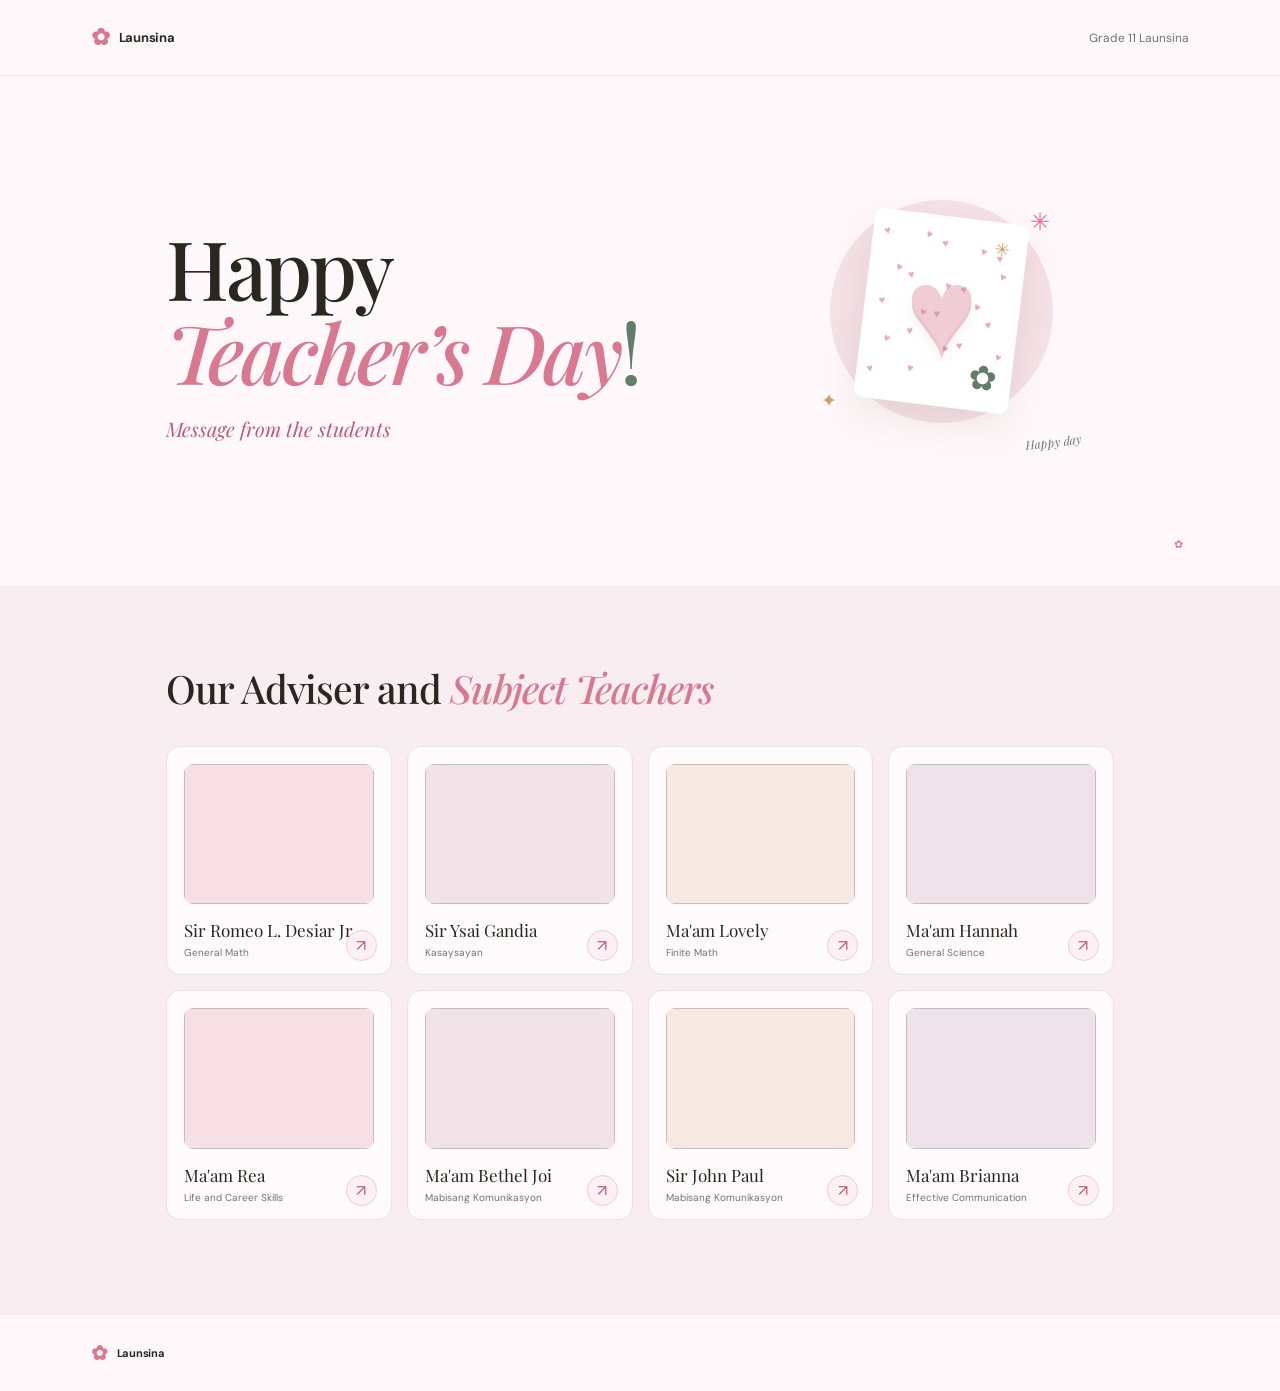
<file: index.html>
<!doctype html>
<html lang="en">
<head>
  <meta charset="utf-8">
  <meta name="viewport" content="width=device-width, initial-scale=1">
  <meta name="theme-color" content="#fffaf3">
  <meta name="description" content="A little collection of thank-you notes for the teachers who make a difference every day.">
  <title>For the Ones Who Teach — Teacher's Day</title>
  <link rel="stylesheet" href="styles.css">
</head>
<body class="home-page">
  <header class="site-header">
    <a class="brand" href="index.html" aria-label="For the Ones Who Teach home">
      <span class="brand-mark" aria-hidden="true">✿</span>
      <span>Launsina</span>
    </a>
    <span class="header-note">Grade 11 Launsina</span>
  </header>

  <main>
    <section class="hero">
      <div class="hero-copy">
        <p class="eyebrow hero-eyebrow"></p>
        <h1>Happy<br><em>Teacher’s Day</em><span class="hero-period">!</span></h1>
        <p class="hero-description hero-message">Message from the students</p>
      </div>
      <div class="hero-art" aria-label="Illustration of a flower and a thank-you note">
        <div class="art-sun"></div>
        <div class="art-card"><span class="art-card-star">✳</span><span class="art-heart-scatter" aria-hidden="true"><span>♥</span><span>♥</span><span>♥</span><span>♥</span><span>♥</span><span>♥</span><span>♥</span><span>♥</span><span>♥</span><span>♥</span><span>♥</span><span>♥</span><span>♥</span><span>♥</span><span>♥</span><span>♥</span><span>♥</span><span>♥</span><span>♥</span><span>♥</span><span>♥</span><span>♥</span></span><span class="art-card-label" aria-label="Heart">♥</span><span class="art-card-flower">✿</span></div>
        <span class="art-spark art-spark-one">✳</span>
        <span class="art-spark art-spark-two">✦</span>
        <span class="art-caption">Happy day</span>
      </div>
      <div class="hero-bottom-note"><span>✿</span></div>
    </section>

    <section class="teachers-section" id="teachers">
      <div class="section-heading">
        <div>
          <h2>Our Adviser and <em>Subject Teachers</em></h2>
        </div>
      </div>
      <div class="teacher-grid" id="teacher-grid" aria-live="polite"></div>
    </section>
  </main>

  <footer class="site-footer">
    <a class="brand footer-brand" href="index.html"><span class="brand-mark" aria-hidden="true">✿</span><span>Launsina</span></a>
  </footer>
  <script src="app.js"></script>
</body>
</html>
</file>
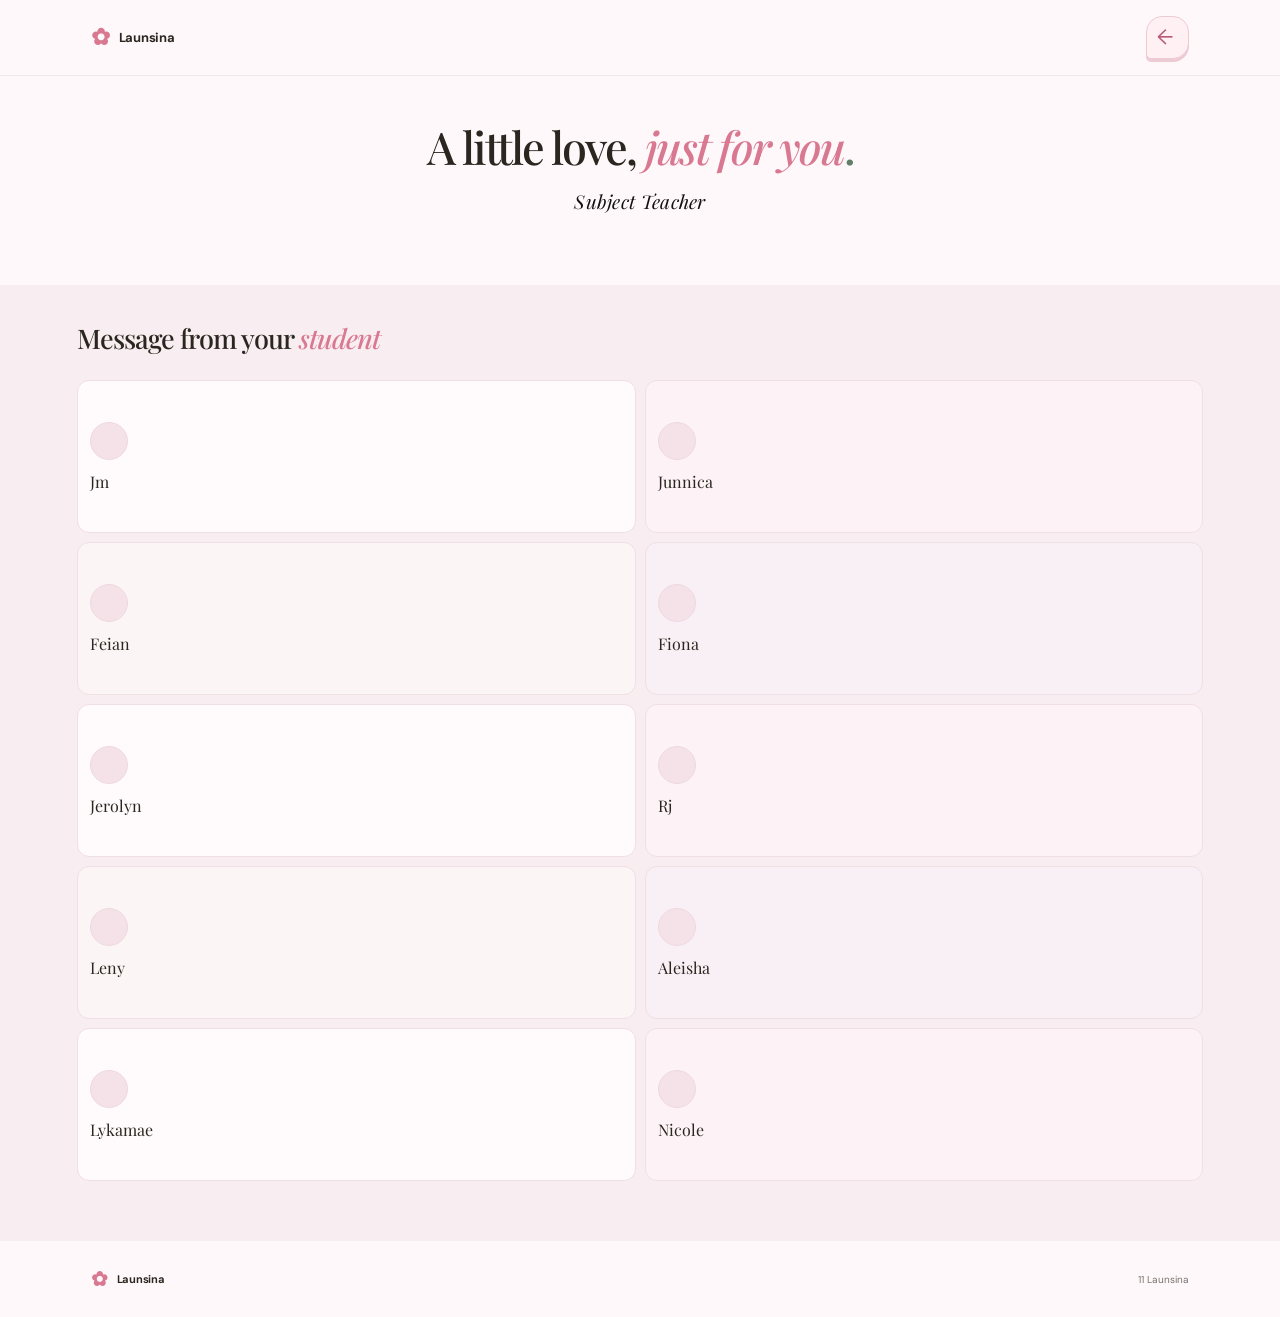
<file: messages.html>
<!doctype html>
<html lang="en">
<head>
  <meta charset="utf-8">
  <meta name="viewport" content="width=device-width, initial-scale=1">
  <meta name="theme-color" content="#fffaf3">
  <meta name="description" content="Open a little thank-you note from one of your students.">
  <title>A little note for you — Teacher's Day</title>
  <link rel="stylesheet" href="styles.css">
</head>
<body class="messages-page">
  <header class="site-header">
    <a class="brand" href="index.html" aria-label="For the Ones Who Teach home">
      <span class="brand-mark" aria-hidden="true">✿</span>
      <span>Launsina</span>
    </a>
    <a class="header-back" href="index.html" aria-label="Back to all teachers"><span aria-hidden="true">←</span></a>
  </header>

  <main class="messages-main">
    <section class="messages-intro">
      <a class="back-link" href="index.html"><span aria-hidden="true">←</span> Back to all teachers</a>
      <h1 id="teacher-title">A little love, <em>just for you</em><span class="hero-period">.</span></h1>
      <p class="hero-description messages-tagline">Adviser</p>
    </section>

    <section class="students-section" aria-label="Student messages">
      <div class="students-heading">
        <h2>Message from your <em>student</em></h2>
      </div>
      <div class="student-grid" id="student-grid"></div>
    </section>
  </main>

  <dialog class="message-dialog" id="message-dialog" aria-label="Student message">
    <button class="dialog-close" type="button" aria-label="Close message">×</button>
    <div class="dialog-flower" aria-hidden="true">✿</div>
    <p class="dialog-message" id="dialog-message"></p>
    <div class="dialog-signoff" id="dialog-signature"></div>
    <span class="dialog-spark" aria-hidden="true">✳</span>
  </dialog>

  <footer class="site-footer">
    <a class="brand footer-brand" href="index.html"><span class="brand-mark" aria-hidden="true">✿</span><span>Launsina</span></a>
    <p>11 Launsina</p>
  </footer>
  <script src="messages.js"></script>
</body>
</html>
</file>
<file: styles.css>
@import url('https://fonts.googleapis.com/css2?family=DM+Sans:wght@400;500;600;700&family=Playfair+Display:ital,wght@0,500;0,600;0,700;1,500;1,600&display=swap');

:root {
  color-scheme: light;
  --paper: #fffaf3;
  --ink: #29271f;
  --muted: #77736a;
  --coral: #dc7259;
  --coral-dark: #bb5742;
  --pink: #f4ddd5;
  --line: #eae3d8;
  --green: #617e68;
  --serif: "Playfair Display", Georgia, serif;
  --sans: "DM Sans", "Segoe UI", sans-serif;
}

.home-page {
  --paper: #fff8fa;
  --coral: #d87991;
  --coral-dark: #b85c76;
  --pink: #f4dce4;
  --line: #eddee2;
}

.messages-page {
  --paper: #fff8fa;
  --ink: #29271f;
  --muted: #77736a;
  --coral: #d87991;
  --coral-dark: #b85c76;
  --line: #eddee2;
  --green: #617e68;
}

* { box-sizing: border-box; }
html { scroll-behavior: smooth; }
body { margin: 0; background: var(--paper); color: var(--ink); font-family: var(--sans); -webkit-font-smoothing: antialiased; }
a { color: inherit; }

.site-header { height: 76px; padding: 0 7.1%; display: flex; align-items: center; justify-content: space-between; border-bottom: 1px solid rgba(90, 75, 55, .09); }
.brand { display: inline-flex; align-items: center; gap: 9px; text-decoration: none; font-size: 13px; font-weight: 700; letter-spacing: -.25px; }
.brand-mark { color: var(--coral); font-size: 23px; line-height: 1; }
.brand-light { color: var(--muted); font-weight: 400; }
.header-note, .header-back { color: var(--muted); font-size: 12px; }
.header-back { position: relative; width: 43px; height: 43px; display: grid; place-items: center; border: 1px solid #edcbd5; border-radius: 16px 16px 16px 5px; background: #fff0f4; color: var(--coral-dark); text-decoration: none; box-shadow: 0 3px 0 #edcbd5; transition: background .2s, transform .2s, box-shadow .2s; }
.header-back:hover { background: #f9e0e7; transform: translate(-2px, -2px) rotate(-5deg); box-shadow: 0 5px 0 #edcbd5; }
.header-back:hover, .back-link:hover { color: var(--coral-dark); }
.header-back span:first-child { padding: 0; margin-left: -5px; font-size: 21px; line-height: 1; }

.hero { min-height: 510px; padding: 90px 13% 80px; position: relative; display: flex; align-items: center; overflow: hidden; }
.hero-copy { width: min(510px, 58%); position: relative; z-index: 1; }
.eyebrow { margin: 0 0 19px; color: var(--coral-dark); font-size: 10px; font-weight: 700; letter-spacing: 1.8px; text-transform: uppercase; }
.eyebrow-line { display: inline-block; width: 22px; height: 1px; background: currentColor; vertical-align: middle; margin: 0 8px 3px 0; }
.hero-eyebrow { width: 100%; }
.hero-eyebrow .eyebrow-line { width: 118px; margin: 0 0 3px; }
h1, h2 { font-family: var(--serif); font-weight: 500; }
.hero h1, .messages-intro h1 { margin: 0; font-size: clamp(53px, 6.4vw, 82px); line-height: 1.02; letter-spacing: -3px; }
.hero h1 em, .section-heading h2 em, .students-heading h2 em, .messages-intro h1 em { color: var(--coral); font-weight: 500; }
.hero-period { color: var(--green); }
.hero-description { max-width: 425px; color: var(--muted); font-size: 14px; line-height: 1.85; margin: 21px 0 22px; }
.hero-message { color: var(--coral-dark); font-family: var(--serif); font-size: 20px; font-style: italic; line-height: 1.4; }
.text-link { color: var(--ink); font-size: 12px; font-weight: 700; text-decoration: none; border-bottom: 1px solid #d4b7a8; padding-bottom: 6px; }
.text-link span { color: var(--coral); margin-left: 7px; }
.hero-art { width: 280px; height: 280px; position: absolute; right: 15.5%; top: 95px; display: grid; place-items: center; }
.art-sun { width: 223px; height: 223px; border-radius: 50%; background: #f5e1e6; position: absolute; }
.art-card { z-index: 1; width: 155px; height: 190px; background: #fff; border-radius: 9px; box-shadow: 0 16px 38px #6949361b; transform: rotate(7deg); padding: 22px 19px; position: relative; display: flex; flex-direction: column; justify-content: center; overflow: hidden; }
.art-card-label { position: absolute; inset: 0; z-index: 1; display: grid; place-items: center; font-family: var(--sans); font-size: 120px; line-height: 1; color: #d87991; opacity: .38; text-shadow: 0 5px 0 #c85f7a, 0 9px 16px #a43f5b35; transform: rotate(-7deg); }
.art-heart-scatter { position: absolute; inset: 14px 10px 16px; z-index: 0; display: grid; grid-template-columns: repeat(5, 1fr); grid-template-rows: repeat(5, 1fr); place-items: center; gap: 2px 3px; color: #d87991; opacity: .6; pointer-events: none; }
.art-heart-scatter span { position: static; display: grid; place-items: center; font-size: 11px; line-height: 1; transform-origin: center; }
.art-heart-scatter span:nth-child(1) { transform: translate(-8px, -8px) rotate(-18deg); }
.art-heart-scatter span:nth-child(2) { transform: translate(6px, -9px) rotate(20deg); }
.art-heart-scatter span:nth-child(3) { transform: translate(-4px, -2px) rotate(-10deg); }
.art-heart-scatter span:nth-child(4) { transform: translate(7px, 2px) rotate(15deg); }
.art-heart-scatter span:nth-child(5) { transform: translate(-3px, 7px) rotate(-12deg); }
.art-heart-scatter span:nth-child(6) { transform: translate(8px, -5px) rotate(22deg); }
.art-heart-scatter span:nth-child(7) { transform: translate(-7px, 1px) rotate(-16deg); }
.art-heart-scatter span:nth-child(8) { transform: translate(4px, 8px) rotate(12deg); }
.art-heart-scatter span:nth-child(9) { transform: translate(-8px, 10px) rotate(-20deg); }
.art-heart-scatter span:nth-child(10) { transform: translate(2px, -7px) rotate(24deg); }
.art-heart-scatter span:nth-child(11) { transform: translate(-5px, -2px) rotate(-14deg); }
.art-heart-scatter span:nth-child(12) { transform: translate(9px, 5px) rotate(18deg); }
.art-heart-scatter span:nth-child(13) { transform: translate(-4px, 5px) rotate(-9deg); }
.art-heart-scatter span:nth-child(14) { transform: translate(7px, -6px) rotate(21deg); }
.art-heart-scatter span:nth-child(15) { transform: translate(-7px, 10px) rotate(-15deg); }
.art-heart-scatter span:nth-child(16) { transform: translate(4px, 2px) rotate(17deg); }
.art-heart-scatter span:nth-child(17) { transform: translate(-2px, -8px) rotate(-8deg); }
.art-heart-scatter span:nth-child(18) { transform: translate(8px, 6px) rotate(16deg); }
.art-heart-scatter span:nth-child(19) { transform: translate(-6px, 1px) rotate(-12deg); }
.art-heart-scatter span:nth-child(20) { transform: translate(7px, 8px) rotate(19deg); }
.art-heart-scatter span:nth-child(21) { transform: translate(-9px, 2px) rotate(-18deg); }
.art-heart-scatter span:nth-child(22) { transform: translate(3px, -3px) rotate(14deg); }
.art-card-star { position: absolute; right: 17px; top: 15px; font-size: 18px; color: #c7a568; }
.art-card-flower { color: var(--green); font-size: 34px; position: absolute; right: 15px; bottom: 11px; }
.art-spark { position: absolute; z-index: 2; color: var(--coral); }
.art-spark-one { font-size: 24px; top: 35px; right: 32px; }
.art-spark-two { font-size: 19px; bottom: 38px; left: 19px; color: #c7a568; }
.art-caption { position: absolute; right: 0; bottom: 1px; color: var(--muted); font-family: var(--serif); font-size: 12px; font-style: italic; transform: rotate(-7deg); }
.hero-bottom-note { position: absolute; right: 7.1%; bottom: 35px; color: var(--muted); font-size: 11px; }
.hero-bottom-note span { color: var(--coral); padding-right: 6px; }

.teachers-section { background: #f8edf0; padding: 76px 13% 95px; }
.section-heading { display: flex; align-items: end; justify-content: space-between; margin-bottom: 32px; }
.section-heading .eyebrow { margin-bottom: 12px; }
.section-heading h2, .students-heading h2 { margin: 0; font-size: 39px; letter-spacing: -1px; }
.section-aside { margin: 0 0 4px; color: var(--muted); font-size: 12px; line-height: 1.8; text-align: right; }
.teacher-grid { display: grid; grid-template-columns: repeat(4, 1fr); gap: 15px; }
.teacher-card { position: relative; display: block; min-width: 0; padding: 17px 17px 15px; background: #fffafb; border: 1px solid #f0dfe4; border-radius: 14px; text-decoration: none; transition: transform .2s, box-shadow .2s, border-color .2s; }
.teacher-card:hover, .teacher-card:focus-visible { transform: translateY(-4px); border-color: #dfaaba; box-shadow: 0 12px 24px #8d53620d; outline: none; }
.teacher-card::after { content: "↗"; position: absolute; right: 14px; bottom: 13px; width: 29px; height: 29px; display: grid; place-items: center; border: 1px solid #edcbd5; border-radius: 50%; background: #fff0f4; color: var(--coral-dark); font-size: 16px; transition: transform .2s, background .2s; }
.teacher-card:hover::after, .teacher-card:focus-visible::after { transform: rotate(45deg); background: #f9e0e7; }
.teacher-avatar { width: 100%; aspect-ratio: 1.35; display: block; object-fit: cover; margin-bottom: 15px; border-radius: 9px; font-family: var(--serif); font-size: 43px; color: #554637; }
.teacher-card:nth-child(4n+1) .teacher-avatar { background: #f7e0e5; color: #a95f72; }
.teacher-card:nth-child(4n+2) .teacher-avatar { background: #f1e2e8; color: #93677b; }
.teacher-card:nth-child(4n+3) .teacher-avatar { background: #f7e8e1; color: #a66f68; }
.teacher-card:nth-child(4n) .teacher-avatar { background: #eee3eb; color: #80677f; }
.teacher-name { display: block; font-family: var(--serif); font-size: 17px; }
.teacher-subject { display: block; margin-top: 5px; color: var(--muted); font-size: 10px; }

.messages-main { min-height: calc(100vh - 150px); }
.messages-intro { max-width: 810px; margin: 0 auto; padding: 48px 24px 44px; text-align: center; }
.back-link { display: none; }
.messages-intro .eyebrow { margin-top: 40px; }
.messages-intro h1 { font-size: clamp(43px, 5.3vw, 64px); letter-spacing: -2px; }
.messages-intro .hero-description { margin: 14px auto 22px; max-width: 500px; }
.messages-tagline { color: #111; font-family: var(--serif); font-size: 21px; font-style: italic; letter-spacing: .3px; }
.note-count { display: inline-flex; align-items: center; gap: 11px; padding: 10px 16px; border: 1px solid var(--line); border-radius: 9px; color: var(--muted); font-size: 11px; text-align: left; }
.note-count strong { display: block; margin-bottom: 2px; color: var(--ink); font-size: 12px; }
.count-flower { color: var(--coral); font-size: 23px; }
.students-section { padding: 42px 13% 88px; background: #f8edf0; }
.students-heading { display: flex; align-items: baseline; justify-content: space-between; margin-bottom: 24px; }
.students-heading h2 { font-size: 30px; }
.students-heading > span { color: var(--muted); font-size: 11px; }
.students-heading > span span { color: var(--coral); padding-left: 5px; }
.student-grid { display: grid; grid-template-columns: repeat(5, 1fr); gap: 12px; }
.student-card { min-height: 169px; border: 1px solid #f0dfe4; border-radius: 12px; background: #fffafb; padding: 16px 14px; text-align: left; cursor: pointer; color: var(--ink); font-family: var(--sans); transition: transform .2s, border-color .2s, box-shadow .2s; }
.student-card:hover, .student-card:focus-visible { transform: translateY(-3px); border-color: #dfaaba; box-shadow: 0 8px 18px #8d53620d; outline: none; }
.student-card:nth-child(4n+1) { background: #fffafb; }
.student-card:nth-child(4n+2) { background: #fdf3f6; }
.student-card:nth-child(4n+3) { background: #fcf5f5; }
.student-card:nth-child(4n) { background: #f9f0f5; }
.student-avatar { display: block; width: 38px; height: 38px; margin-bottom: 11px; border: 1px solid #eed9e0; border-radius: 50%; background: #f5e1e8; object-fit: cover; }
.student-number { display: flex; justify-content: space-between; align-items: center; margin-bottom: 16px; color: #a39b8f; font-size: 10px; }
.student-number span:last-child { color: var(--coral); font-size: 15px; }
.student-name { display: block; font-family: var(--serif); font-size: 16px; }
.student-prompt { display: block; margin-top: 5px; color: var(--muted); font-size: 10px; }

.message-dialog { width: min(440px, calc(100% - 32px)); padding: 47px 45px 39px; border: 1px solid #b9cdea; border-radius: 18px; background: #eaf2ff; text-align: center; color: #243a5a; box-shadow: 0 25px 80px #28201638; overflow: visible; }
.message-dialog::backdrop { background: #29251f99; backdrop-filter: blur(3px); }
.dialog-close { position: absolute; right: 13px; top: 10px; width: 34px; height: 34px; border: 0; background: transparent; color: var(--muted); font-size: 27px; cursor: pointer; }
.dialog-close:hover { color: var(--coral-dark); }
.dialog-flower { color: #4e78b5; font-size: 30px; }
.dialog-eyebrow { margin: 12px 0 5px; color: var(--muted); font-size: 10px; letter-spacing: 1.4px; text-transform: uppercase; }
.message-dialog h2 { margin: 0; font-size: 31px; }
.dialog-message { margin: 23px 0; color: #5f5a51; font-family: var(--serif); font-size: 18px; line-height: 1.75; }
.dialog-signoff { padding-top: 17px; border-top: 1px solid #c7d7ee; color: #617797; font-size: 11px; }
.dialog-signoff span:first-child { color: var(--ink); font-family: var(--serif); font-size: 14px; }
.dialog-signoff span:last-child { color: #4e78b5; padding-left: 3px; }
.dialog-spark { position: absolute; right: -14px; top: 30px; color: #7398cb; font-size: 25px; }

.site-footer { min-height: 76px; padding: 16px 7.1%; display: flex; align-items: center; justify-content: space-between; background: var(--paper); }
.footer-brand { font-size: 11px; }
.footer-brand .brand-mark { font-size: 20px; }
.site-footer > p { color: var(--muted); font-size: 10px; }
.site-footer > p span { color: var(--coral); padding-left: 3px; }

@media (max-width: 900px) {
  .hero { padding-left: 9%; padding-right: 9%; }
  .hero-art { right: 8%; transform: scale(.88); transform-origin: center right; }
  .teachers-section, .students-section { padding-left: 8%; padding-right: 8%; }
  .teacher-grid { grid-template-columns: repeat(2, 1fr); }
  .student-grid { grid-template-columns: repeat(4, 1fr); }
}

@media (max-width: 600px) {
  .site-header { height: 65px; padding: 0 6%; }
  .header-note { display: none; }
  .brand { font-size: 12px; }
  .hero { min-height: auto; padding: 65px 7% 230px; align-items: flex-start; }
  .hero-copy { width: 100%; }
  .hero h1 { font-size: 61px; }
  .hero-description { max-width: 380px; font-size: 13px; }
  .hero-message { font-size: 19px; }
  .hero-art { width: 230px; height: 220px; top: auto; bottom: 15px; right: calc(50% - 115px); transform: scale(.75); transform-origin: center; }
  .hero-bottom-note { right: 7%; bottom: 18px; font-size: 10px; }
  .teachers-section { padding: 53px 7% 65px; }
  .section-heading { align-items: flex-start; flex-direction: column; gap: 13px; }
  .section-heading h2 { font-size: 34px; }
  .section-aside { text-align: left; }
  .teacher-grid { gap: 10px; }
  .teacher-card { padding: 11px; }
  .teacher-avatar { aspect-ratio: 1.18; font-size: 36px; margin-bottom: 11px; }
  .teacher-name { font-size: 15px; }
  .teacher-card-foot { margin-top: 12px; padding-top: 9px; font-size: 9px; }
  .site-footer { padding: 14px 6%; }
  .site-footer > p { font-size: 9px; }
  .messages-intro { padding: 31px 7% 34px; }@import url('https://fonts.googleapis.com/css2?family=DM+Sans:wght@400;500;600;700&family=Playfair+Display:ital,wght@0,500;0,600;0,700;1,500;1,600&display=swap');

:root {
  color-scheme: light;
  --paper: #fffaf3;
  --ink: #29271f;
  --muted: #77736a;
  --coral: #dc7259;
  --coral-dark: #bb5742;
  --pink: #f4ddd5;
  --line: #eae3d8;
  --green: #617e68;
  --serif: "Playfair Display", Georgia, serif;
  --sans: "DM Sans", "Segoe UI", sans-serif;
}

.home-page {
  --paper: #fff8fa;
  --coral: #d87991;
  --coral-dark: #b85c76;
  --pink: #f4dce4;
  --line: #eddee2;
}

.messages-page {
  --paper: #fff8fa;
  --ink: #29271f;
  --muted: #77736a;
  --coral: #d87991;
  --coral-dark: #b85c76;
  --line: #eddee2;
  --green: #617e68;
}

* { box-sizing: border-box; }
html { scroll-behavior: smooth; }
body { margin: 0; background: var(--paper); color: var(--ink); font-family: var(--sans); -webkit-font-smoothing: antialiased; }
a { color: inherit; }

.site-header { height: 76px; padding: 0 7.1%; display: flex; align-items: center; justify-content: space-between; border-bottom: 1px solid rgba(90, 75, 55, .09); }
.brand { display: inline-flex; align-items: center; gap: 9px; text-decoration: none; font-size: 13px; font-weight: 700; letter-spacing: -.25px; }
.brand-mark { color: var(--coral); font-size: 23px; line-height: 1; }
.brand-light { color: var(--muted); font-weight: 400; }
.header-note, .header-back { color: var(--muted); font-size: 12px; }
.header-back { position: relative; width: 43px; height: 43px; display: grid; place-items: center; border: 1px solid #edcbd5; border-radius: 16px 16px 16px 5px; background: #fff0f4; color: var(--coral-dark); text-decoration: none; box-shadow: 0 3px 0 #edcbd5; transition: background .2s, transform .2s, box-shadow .2s; }
.header-back:hover { background: #f9e0e7; transform: translate(-2px, -2px) rotate(-5deg); box-shadow: 0 5px 0 #edcbd5; }
.header-back:hover, .back-link:hover { color: var(--coral-dark); }
.header-back span:first-child { padding: 0; margin-left: -5px; font-size: 21px; line-height: 1; }

.hero { min-height: 510px; padding: 90px 13% 80px; position: relative; display: flex; align-items: center; overflow: hidden; }
.hero-copy { width: min(510px, 58%); position: relative; z-index: 1; }
.eyebrow { margin: 0 0 19px; color: var(--coral-dark); font-size: 10px; font-weight: 700; letter-spacing: 1.8px; text-transform: uppercase; }
.eyebrow-line { display: inline-block; width: 22px; height: 1px; background: currentColor; vertical-align: middle; margin: 0 8px 3px 0; }
.hero-eyebrow { width: 100%; }
.hero-eyebrow .eyebrow-line { width: 118px; margin: 0 0 3px; }
h1, h2 { font-family: var(--serif); font-weight: 500; }
.hero h1, .messages-intro h1 { margin: 0; font-size: clamp(53px, 6.4vw, 82px); line-height: 1.02; letter-spacing: -3px; }
.hero h1 em, .section-heading h2 em, .students-heading h2 em, .messages-intro h1 em { color: var(--coral); font-weight: 500; }
.hero-period { color: var(--green); }
.hero-description { max-width: 425px; color: var(--muted); font-size: 14px; line-height: 1.85; margin: 21px 0 22px; }
.hero-message { color: var(--coral-dark); font-family: var(--serif); font-size: 20px; font-style: italic; line-height: 1.4; }
.text-link { color: var(--ink); font-size: 12px; font-weight: 700; text-decoration: none; border-bottom: 1px solid #d4b7a8; padding-bottom: 6px; }
.text-link span { color: var(--coral); margin-left: 7px; }
.hero-art { width: 280px; height: 280px; position: absolute; right: 15.5%; top: 95px; display: grid; place-items: center; }
.art-sun { width: 223px; height: 223px; border-radius: 50%; background: #f5e1e6; position: absolute; }
.art-card { z-index: 1; width: 155px; height: 190px; background: #fff; border-radius: 9px; box-shadow: 0 16px 38px #6949361b; transform: rotate(7deg); padding: 22px 19px; position: relative; display: flex; flex-direction: column; justify-content: center; overflow: hidden; }
.art-card-label { position: absolute; inset: 0; z-index: 1; display: grid; place-items: center; font-family: var(--sans); font-size: 120px; line-height: 1; color: #d87991; opacity: .38; text-shadow: 0 5px 0 #c85f7a, 0 9px 16px #a43f5b35; transform: rotate(-7deg); }
.art-heart-scatter { position: absolute; inset: 14px 10px 16px; z-index: 0; display: grid; grid-template-columns: repeat(5, 1fr); grid-template-rows: repeat(5, 1fr); place-items: center; gap: 2px 3px; color: #d87991; opacity: .6; pointer-events: none; }
.art-heart-scatter span { position: static; display: grid; place-items: center; font-size: 11px; line-height: 1; transform-origin: center; }
.art-heart-scatter span:nth-child(1) { transform: translate(-8px, -8px) rotate(-18deg); }
.art-heart-scatter span:nth-child(2) { transform: translate(6px, -9px) rotate(20deg); }
.art-heart-scatter span:nth-child(3) { transform: translate(-4px, -2px) rotate(-10deg); }
.art-heart-scatter span:nth-child(4) { transform: translate(7px, 2px) rotate(15deg); }
.art-heart-scatter span:nth-child(5) { transform: translate(-3px, 7px) rotate(-12deg); }
.art-heart-scatter span:nth-child(6) { transform: translate(8px, -5px) rotate(22deg); }
.art-heart-scatter span:nth-child(7) { transform: translate(-7px, 1px) rotate(-16deg); }
.art-heart-scatter span:nth-child(8) { transform: translate(4px, 8px) rotate(12deg); }
.art-heart-scatter span:nth-child(9) { transform: translate(-8px, 10px) rotate(-20deg); }
.art-heart-scatter span:nth-child(10) { transform: translate(2px, -7px) rotate(24deg); }
.art-heart-scatter span:nth-child(11) { transform: translate(-5px, -2px) rotate(-14deg); }
.art-heart-scatter span:nth-child(12) { transform: translate(9px, 5px) rotate(18deg); }
.art-heart-scatter span:nth-child(13) { transform: translate(-4px, 5px) rotate(-9deg); }
.art-heart-scatter span:nth-child(14) { transform: translate(7px, -6px) rotate(21deg); }
.art-heart-scatter span:nth-child(15) { transform: translate(-7px, 10px) rotate(-15deg); }
.art-heart-scatter span:nth-child(16) { transform: translate(4px, 2px) rotate(17deg); }
.art-heart-scatter span:nth-child(17) { transform: translate(-2px, -8px) rotate(-8deg); }
.art-heart-scatter span:nth-child(18) { transform: translate(8px, 6px) rotate(16deg); }
.art-heart-scatter span:nth-child(19) { transform: translate(-6px, 1px) rotate(-12deg); }
.art-heart-scatter span:nth-child(20) { transform: translate(7px, 8px) rotate(19deg); }
.art-heart-scatter span:nth-child(21) { transform: translate(-9px, 2px) rotate(-18deg); }
.art-heart-scatter span:nth-child(22) { transform: translate(3px, -3px) rotate(14deg); }
.art-card-star { position: absolute; right: 17px; top: 15px; font-size: 18px; color: #c7a568; }
.art-card-flower { color: var(--green); font-size: 34px; position: absolute; right: 15px; bottom: 11px; }
.art-spark { position: absolute; z-index: 2; color: var(--coral); }
.art-spark-one { font-size: 24px; top: 35px; right: 32px; }
.art-spark-two { font-size: 19px; bottom: 38px; left: 19px; color: #c7a568; }
.art-caption { position: absolute; right: 0; bottom: 1px; color: var(--muted); font-family: var(--serif); font-size: 12px; font-style: italic; transform: rotate(-7deg); }
.hero-bottom-note { position: absolute; right: 7.1%; bottom: 35px; color: var(--muted); font-size: 11px; }
.hero-bottom-note span { color: var(--coral); padding-right: 6px; }

.teachers-section { background: #f8edf0; padding: 76px 13% 95px; }
.section-heading { display: flex; align-items: end; justify-content: space-between; margin-bottom: 32px; }
.section-heading .eyebrow { margin-bottom: 12px; }
.section-heading h2, .students-heading h2 { margin: 0; font-size: 39px; letter-spacing: -1px; }
.section-aside { margin: 0 0 4px; color: var(--muted); font-size: 12px; line-height: 1.8; text-align: right; }
.teacher-grid { display: grid; grid-template-columns: repeat(4, 1fr); gap: 15px; }
.teacher-card { position: relative; display: block; min-width: 0; padding: 17px 17px 15px; background: #fffafb; border: 1px solid #f0dfe4; border-radius: 14px; text-decoration: none; transition: transform .2s, box-shadow .2s, border-color .2s; }
.teacher-card:hover, .teacher-card:focus-visible { transform: translateY(-4px); border-color: #dfaaba; box-shadow: 0 12px 24px #8d53620d; outline: none; }
.teacher-card::after { content: "↗"; position: absolute; right: 14px; bottom: 13px; width: 29px; height: 29px; display: grid; place-items: center; border: 1px solid #edcbd5; border-radius: 50%; background: #fff0f4; color: var(--coral-dark); font-size: 16px; transition: transform .2s, background .2s; }
.teacher-card:hover::after, .teacher-card:focus-visible::after { transform: rotate(45deg); background: #f9e0e7; }
.teacher-avatar { width: 100%; aspect-ratio: 1.35; display: block; object-fit: cover; margin-bottom: 15px; border-radius: 9px; font-family: var(--serif); font-size: 43px; color: #554637; }
.teacher-card:nth-child(4n+1) .teacher-avatar { background: #f7e0e5; color: #a95f72; }
.teacher-card:nth-child(4n+2) .teacher-avatar { background: #f1e2e8; color: #93677b; }
.teacher-card:nth-child(4n+3) .teacher-avatar { background: #f7e8e1; color: #a66f68; }
.teacher-card:nth-child(4n) .teacher-avatar { background: #eee3eb; color: #80677f; }
.teacher-name { display: block; font-family: var(--serif); font-size: 17px; }
.teacher-subject { display: block; margin-top: 5px; color: var(--muted); font-size: 10px; }

.messages-main { min-height: calc(100vh - 150px); }
.messages-intro { max-width: 810px; margin: 0 auto; padding: 48px 24px 44px; text-align: center; }
.back-link { display: none; }
.messages-intro .eyebrow { margin-top: 40px; }
.messages-intro h1 { font-size: clamp(43px, 5.3vw, 64px); letter-spacing: -2px; }
.messages-intro .hero-description { margin: 14px auto 22px; max-width: 500px; }
.messages-tagline { color: #111; font-family: var(--serif); font-size: 21px; font-style: italic; letter-spacing: .3px; }
.note-count { display: inline-flex; align-items: center; gap: 11px; padding: 10px 16px; border: 1px solid var(--line); border-radius: 9px; color: var(--muted); font-size: 11px; text-align: left; }
.note-count strong { display: block; margin-bottom: 2px; color: var(--ink); font-size: 12px; }
.count-flower { color: var(--coral); font-size: 23px; }
.students-section { padding: 42px 13% 88px; background: #f8edf0; }
.students-heading { display: flex; align-items: baseline; justify-content: space-between; margin-bottom: 24px; }
.students-heading h2 { font-size: 30px; }
.students-heading > span { color: var(--muted); font-size: 11px; }
.students-heading > span span { color: var(--coral); padding-left: 5px; }
.student-grid { display: grid; grid-template-columns: repeat(5, 1fr); gap: 12px; }
.student-card { min-height: 169px; border: 1px solid #f0dfe4; border-radius: 12px; background: #fffafb; padding: 16px 14px; text-align: left; cursor: pointer; color: var(--ink); font-family: var(--sans); transition: transform .2s, border-color .2s, box-shadow .2s; }
.student-card:hover, .student-card:focus-visible { transform: translateY(-3px); border-color: #dfaaba; box-shadow: 0 8px 18px #8d53620d; outline: none; }
.student-card:nth-child(4n+1) { background: #fffafb; }
.student-card:nth-child(4n+2) { background: #fdf3f6; }
.student-card:nth-child(4n+3) { background: #fcf5f5; }
.student-card:nth-child(4n) { background: #f9f0f5; }
.student-avatar { display: block; width: 38px; height: 38px; margin-bottom: 11px; border: 1px solid #eed9e0; border-radius: 50%; background: #f5e1e8; object-fit: cover; }
.student-number { display: flex; justify-content: space-between; align-items: center; margin-bottom: 16px; color: #a39b8f; font-size: 10px; }
.student-number span:last-child { color: var(--coral); font-size: 15px; }
.student-name { display: block; font-family: var(--serif); font-size: 16px; }
.student-prompt { display: block; margin-top: 5px; color: var(--muted); font-size: 10px; }

.message-dialog { width: min(440px, calc(100% - 32px)); padding: 47px 45px 39px; border: 1px solid #b9cdea; border-radius: 18px; background: #eaf2ff; text-align: center; color: #243a5a; box-shadow: 0 25px 80px #28201638; overflow: visible; }
.message-dialog::backdrop { background: #29251f99; backdrop-filter: blur(3px); }
.dialog-close { position: absolute; right: 13px; top: 10px; width: 34px; height: 34px; border: 0; background: transparent; color: var(--muted); font-size: 27px; cursor: pointer; }
.dialog-close:hover { color: var(--coral-dark); }
.dialog-flower { color: #4e78b5; font-size: 30px; }
.dialog-eyebrow { margin: 12px 0 5px; color: var(--muted); font-size: 10px; letter-spacing: 1.4px; text-transform: uppercase; }
.message-dialog h2 { margin: 0; font-size: 31px; }
.dialog-message { margin: 23px 0; color: #5f5a51; font-family: var(--serif); font-size: 18px; line-height: 1.75; }
.dialog-signoff { padding-top: 17px; border-top: 1px solid #c7d7ee; color: #617797; font-size: 11px; }
.dialog-signoff span:first-child { color: var(--ink); font-family: var(--serif); font-size: 14px; }
.dialog-signoff span:last-child { color: #4e78b5; padding-left: 3px; }
.dialog-spark { position: absolute; right: -14px; top: 30px; color: #7398cb; font-size: 25px; }

.site-footer { min-height: 76px; padding: 16px 7.1%; display: flex; align-items: center; justify-content: space-between; background: var(--paper); }
.footer-brand { font-size: 11px; }
.footer-brand .brand-mark { font-size: 20px; }
.site-footer > p { color: var(--muted); font-size: 10px; }
.site-footer > p span { color: var(--coral); padding-left: 3px; }

@media (max-width: 900px) {
  .hero { padding-left: 9%; padding-right: 9%; }
  .hero-art { right: 8%; transform: scale(.88); transform-origin: center right; }
  .teachers-section, .students-section { padding-left: 8%; padding-right: 8%; }
  .teacher-grid { grid-template-columns: repeat(2, 1fr); }
  .student-grid { grid-template-columns: repeat(4, 1fr); }
}

@media (max-width: 600px) {
  .site-header { height: 65px; padding: 0 6%; }
  .header-note { display: none; }
  .brand { font-size: 12px; }
  .hero { min-height: auto; padding: 65px 7% 230px; align-items: flex-start; }
  .hero-copy { width: 100%; }
  .hero h1 { font-size: 61px; }
  .hero-description { max-width: 380px; font-size: 13px; }
  .hero-message { font-size: 19px; }
  .hero-art { width: 230px; height: 220px; top: auto; bottom: 15px; right: calc(50% - 115px); transform: scale(.75); transform-origin: center; }
  .hero-bottom-note { right: 7%; bottom: 18px; font-size: 10px; }
  .teachers-section { padding: 53px 7% 65px; }
  .section-heading { align-items: flex-start; flex-direction: column; gap: 13px; }
  .section-heading h2 { font-size: 34px; }
  .section-aside { text-align: left; }
  .teacher-grid { gap: 10px; }
  .teacher-card { padding: 11px; }
  .teacher-avatar { aspect-ratio: 1.18; font-size: 36px; margin-bottom: 11px; }
  .teacher-name { font-size: 15px; }
  .teacher-card-foot { margin-top: 12px; padding-top: 9px; font-size: 9px; }
  .site-footer { padding: 14px 6%; }
  .site-footer > p { font-size: 9px; }
  .messages-intro { padding: 31px 7% 34px; }
  .back-link { float: left; width: 100%; margin-bottom: 22px; color: var(--muted); font-size: 11px; text-align: left; text-decoration: none; }
  .messages-intro .eyebrow { clear: both; padding-top: 4px; font-size: 9px; }
  .messages-intro h1 { font-size: 45px; }
  .messages-intro .hero-description { font-size: 12px; }
  .messages-intro .messages-tagline { font-size: 19px; }
  .students-section { padding: 35px 6% 60px; }
  .students-heading { align-items: flex-start; flex-direction: column; gap: 8px; }
  .students-heading h2 { font-size: 27px; }
  .student-grid { grid-template-columns: repeat(2, 1fr); gap: 9px; }
  .student-card { min-height: 153px; padding: 13px 12px; }
  .student-number { margin-bottom: 13px; }
  .message-dialog { padding: 43px 27px 32px; }
}

@media (prefers-reduced-motion: reduce) {
  *, *::before, *::after { scroll-behavior: auto !important; transition-duration: .01ms !important; }
}
}
  .messages-intro .eyebrow { clear: both; padding-top: 4px; font-size: 9px; }
  .messages-intro h1 { font-size: 45px; }
  .messages-intro .hero-description { font-size: 12px; }
  .messages-intro .messages-tagline { font-size: 19px; }
  .students-section { padding: 35px 6% 60px; }
  .students-heading { align-items: flex-start; flex-direction: column; gap: 8px; }
  .students-heading h2 { font-size: 27px; }
  .student-grid { grid-template-columns: repeat(2, 1fr); gap: 9px; }
  .student-card { min-height: 153px; padding: 13px 12px; }
  .student-number { margin-bottom: 13px; }
  .message-dialog { padding: 43px 27px 32px; }

  
@media (prefers-reduced-motion: reduce) {
  *, *::before, *::after { scroll-behavior: auto !important; transition-duration: .01ms !important; }
}
</file>
